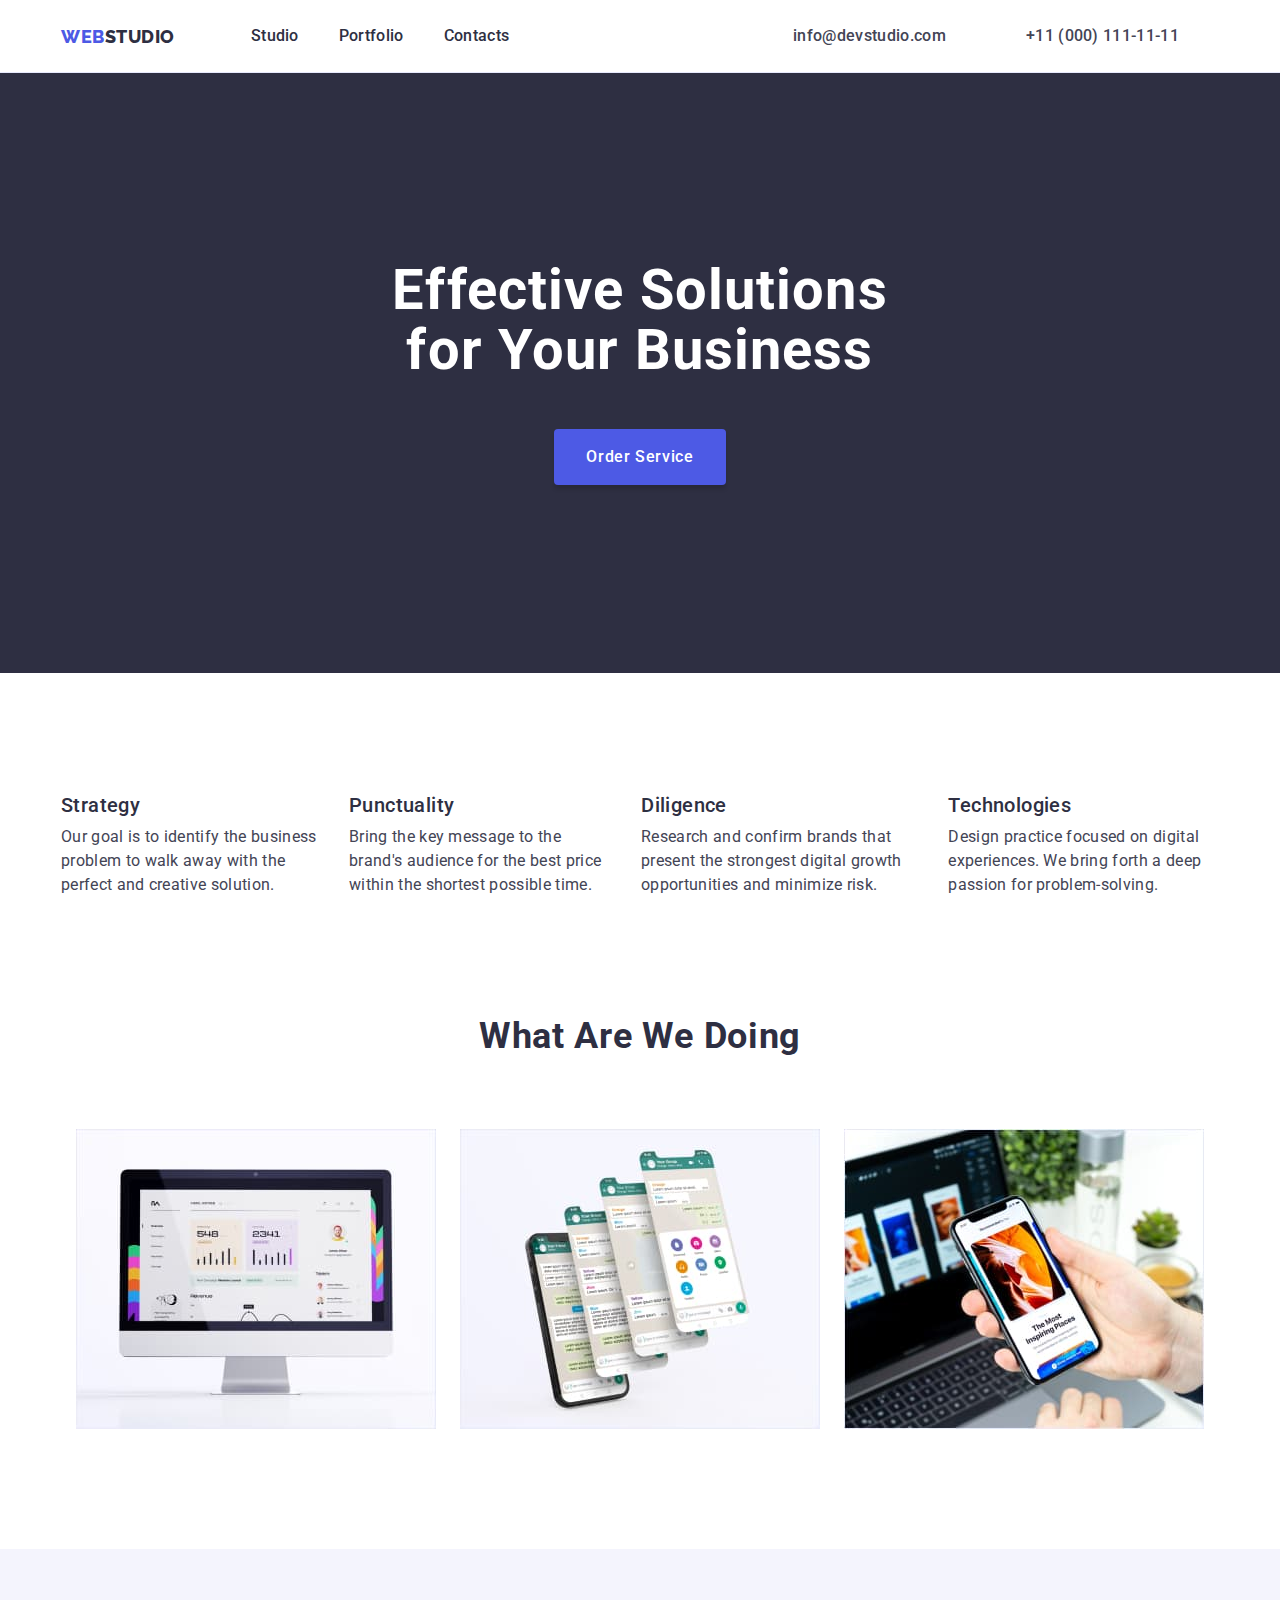
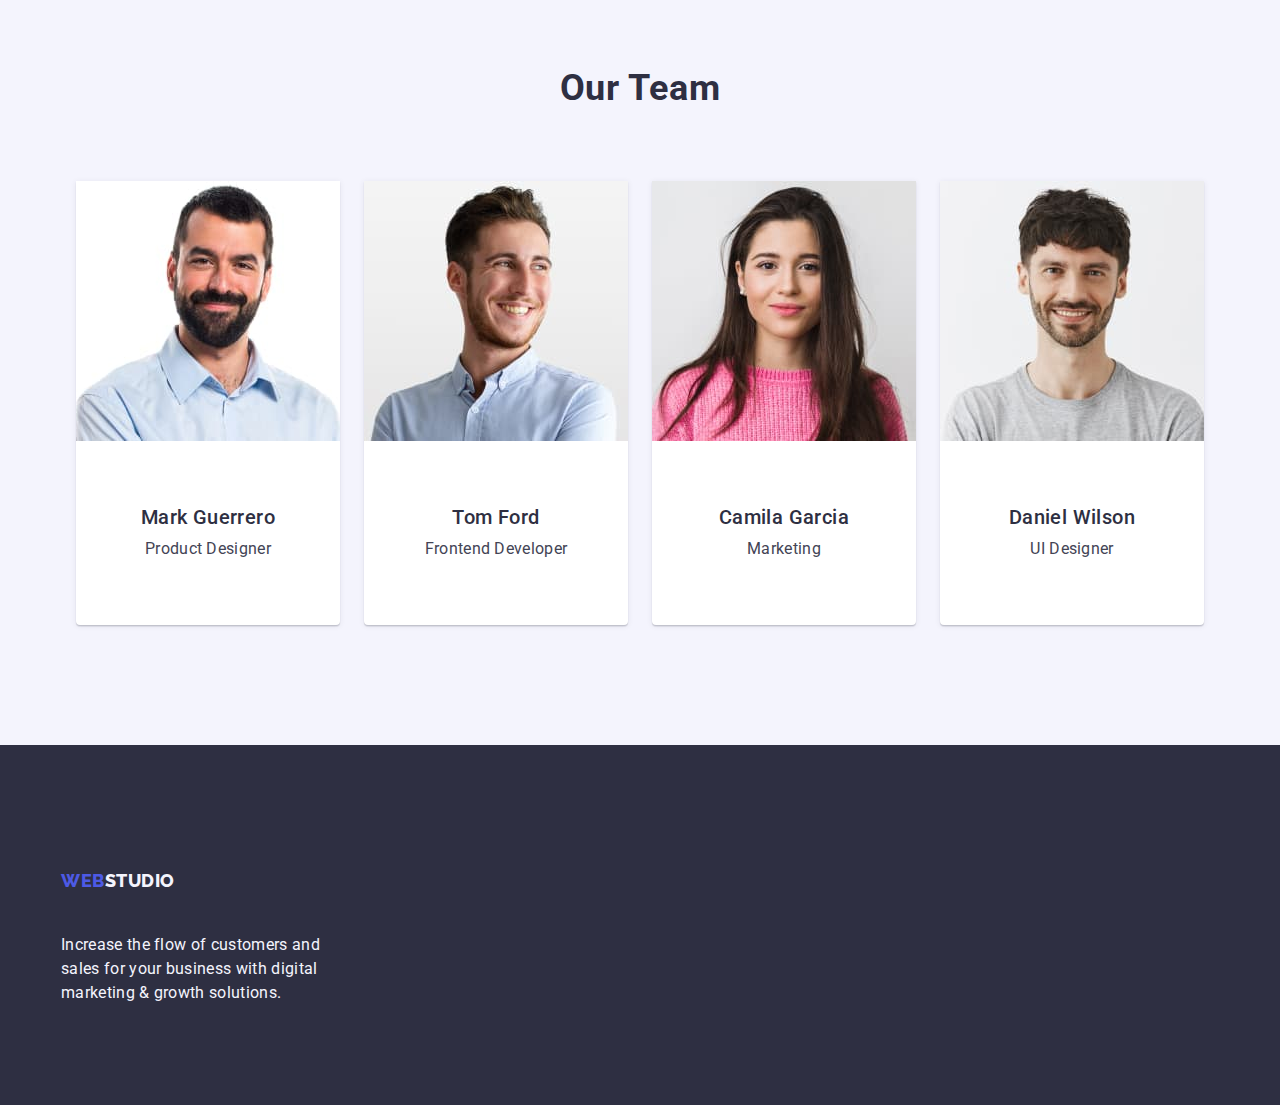
<file: index.html>
<!DOCTYPE html>
<html lang="en">
  <head>
    <meta charset="UTF-8" />
    <meta name="viewport" content="width=device-width, initial-scale=1.0" />
    <title>hw2 - main page</title>
    <link
      rel="stylesheet"
      href="https://cdnjs.cloudflare.com/ajax/libs/modern-normalize/2.0.0/modern-normalize.min.css"
      integrity="sha512-4xo8blKMVCiXpTaLzQSLSw3KFOVPWhm/TRtuPVc4WG6kUgjH6J03IBuG7JZPkcWMxJ5huwaBpOpnwYElP/m6wg=="
      crossorigin="anonymous"
      referrerpolicy="no-referrer"
    />
    <link rel="stylesheet" href="./css/styles.css" />
    <link rel="preconnect" href="https://fonts.googleapis.com" />
    <link rel="preconnect" href="https://fonts.gstatic.com" crossorigin />
    <link
      href="https://fonts.googleapis.com/css2?family=Raleway:wght@700&family=Roboto:wght@400;500;700;900&display=swap"
      rel="stylesheet"
    />
  </head>
  <body>
    <header class="header-border">
      <div class="container header-wrap">
        <nav class="navigation">
          <a class="link logo" href="./index.html"
            >Web<span class="logo-studio">Studio</span></a
          >
          <ul class="list">
            <li class="header-list">
              <a class="menu link" href="./index.html">Studio</a>
            </li>
            <li class="header-list">
              <a class="menu link" href="./portfolio.html">Portfolio</a>
            </li>
            <li class="header-list">
              <a class="menu link" href="">Contacts</a>
            </li>
          </ul>
        </nav>
        <address class="address-item">
          <ul class="list">
            <li class="header-list">
              <a class="link-address link" href="mailto:info@devstudio.com"
                >info@devstudio.com</a
              >
            </li>
            <li class="header-list">
              <a class="link-address link" href="tel:+110001111111"
                >+11 (000) 111-11-11</a
              >
            </li>
          </ul>
        </address>
      </div>
    </header>
    <main>
      <section class="title-section section">
        <div class="container">
          <h1 class="title">Effective Solutions for Your Business</h1>
          <button class="title-button" type="button">Order Service</button>
        </div>
      </section>
      <section class="section">
        <div class="container">
          <h2 class="header-secondary-empty visually-hidden">Empty header</h2>
          <ul class="list">
            <li class="button-list">
              <h3 class="header-tertiary">Strategy</h3>
              <p class="header-tertiary-item">
                Our goal is to identify the business problem to walk away with
                the perfect and creative solution.
              </p>
            </li>
            <li class="button-list">
              <h3 class="header-tertiary">Punctuality</h3>

              <p class="header-tertiary-item">
                Bring the key message to the brand's audience for the best price
                within the shortest possible time.
              </p>
            </li>
            <li class="button-list">
              <h3 class="header-tertiary">Diligence</h3>
              <p class="header-tertiary-item">
                Research and confirm brands that present the strongest digital
                growth opportunities and minimize risk.
              </p>
            </li>
            <li class="button-list">
              <h3 class="header-tertiary">Technologies</h3>
              <p class="header-tertiary-item">
                Design practice focused on digital experiences. We bring forth a
                deep passion for problem-solving.
              </p>
            </li>
          </ul>
        </div>
      </section>
      <section class="what-section section">
        <div class="container">
          <h2 class="header-secondary">What are we doing</h2>
          <ul class="list">
            <li class="button-list">
              <img
                src="./images/img1.jpg"
                width="360"
                height="300"
                alt="Old Mac"
              />
            </li>
            <li class="button-list">
              <img
                src="./images/img2.jpg"
                width="360"
                height="300"
                alt="Iphones"
              />
            </li>
            <li class="button-list">
              <img
                src="./images/img3.jpg"
                width="360"
                height="300"
                alt="Phone and laptop"
              />
            </li>
          </ul>
        </div>
      </section>
      <section class="section-tertiary section">
        <div class="container">
          <h2 class="header-secondary">Our Team</h2>
          <ul class="list">
            <li class="team-list">
              <img
                src="./images/img4.jpg"
                alt="man in blue shirt"
                width="264"
                height="260"
              />
              <div class="employee">
                <h3 class="header-tertiary name-list">Mark Guerrero</h3>
                <p class="header-tertiary-item position-list">
                  Product Designer
                </p>
              </div>
            </li>
            <li class="team-list">
              <img
                src="./images/img5.jpg"
                alt="man in white shirt"
                width="264"
                height="260"
              />
              <div class="employee">
                <h3 class="header-tertiary name-list">Tom Ford</h3>
                <p class="header-tertiary-item position-list">
                  Frontend Developer
                </p>
              </div>
            </li>
            <li class="team-list">
              <img
                src="./images/img6.jpg"
                alt="woman in pink sweater"
                width="264"
                height="260"
              />
              <div class="employee">
                <h3 class="header-tertiary name-list">Camila Garcia</h3>
                <p class="header-tertiary-item position-list">Marketing</p>
              </div>
            </li>
            <li class="team-list">
              <img
                src="./images/img7.jpg"
                alt="man in grey t-shirt"
                width="264"
                height="260"
              />
              <div class="employee">
                <h3 class="header-tertiary name-list">Daniel Wilson</h3>
                <p class="header-tertiary-item position-list">UI Designer</p>
              </div>
            </li>
          </ul>
        </div>
      </section>
    </main>
    <footer class="footer-section">
      <div class="container">
        <a class="logo link logo-footer" href="./index.html"
          >Web<span class="logo-studio-footer">Studio</span></a
        >
        <p class="footer-text">
          Increase the flow of customers and sales for your business with
          digital marketing & growth solutions.
        </p>
      </div>
    </footer>
  </body>
</html>
</file>
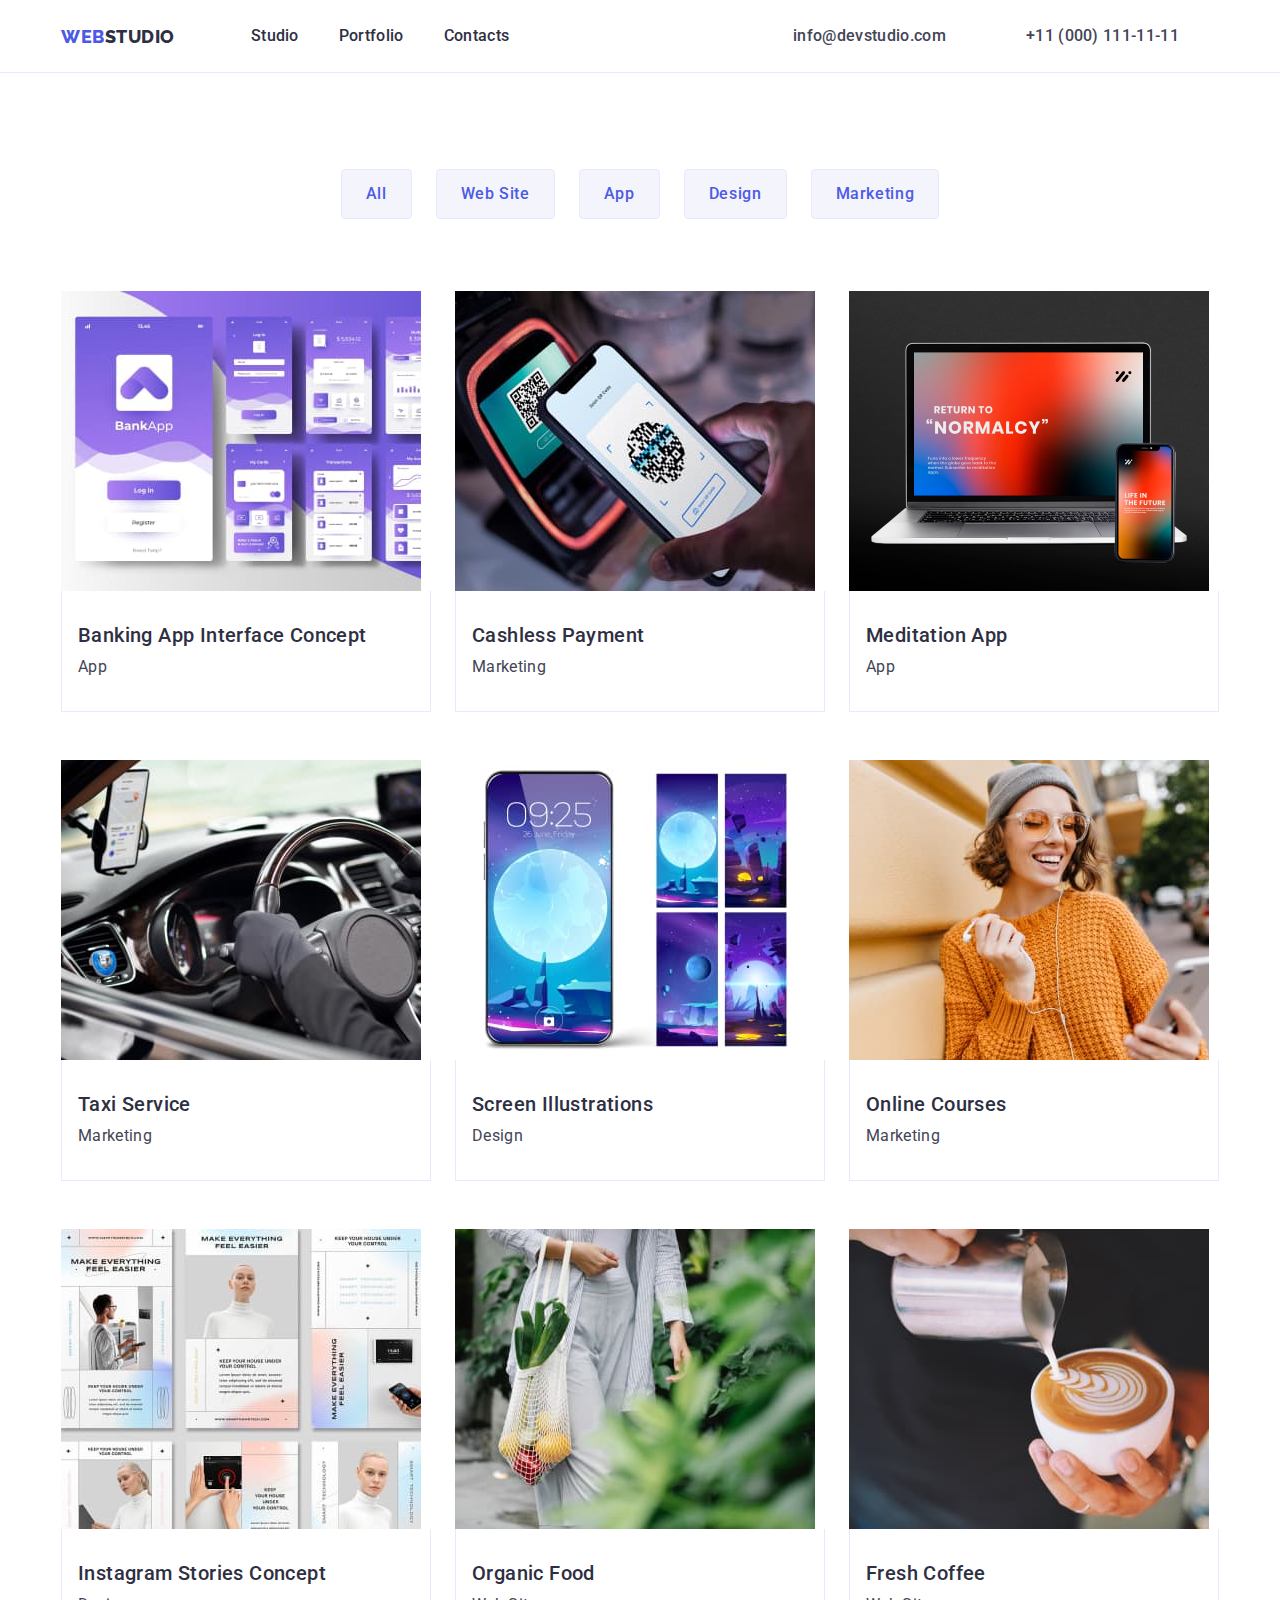
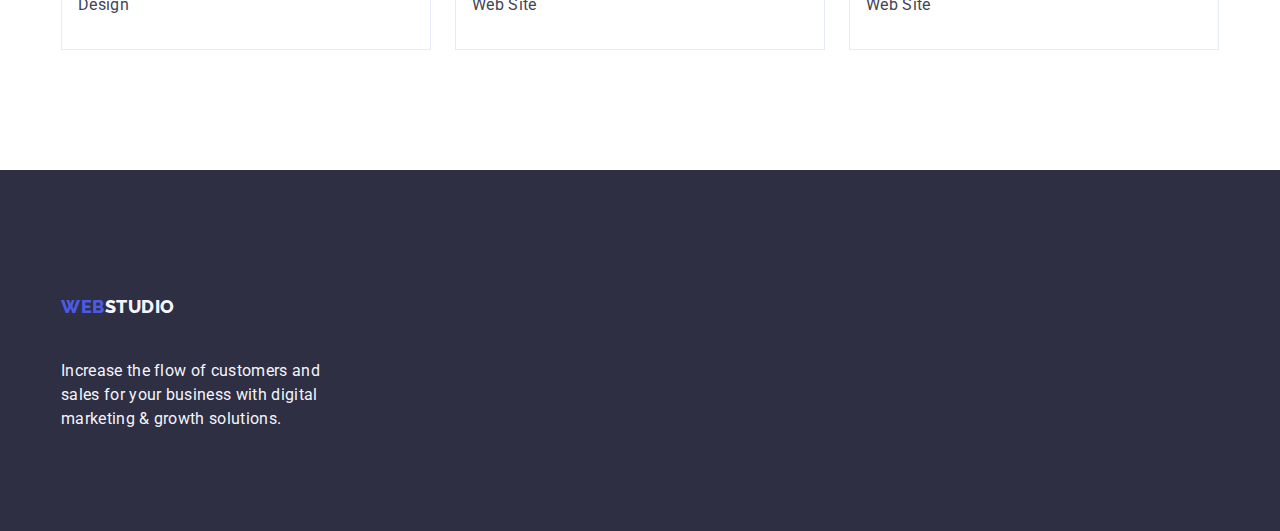
<file: portfolio.html>
<!DOCTYPE html>
<html lang="en">
  <head>
    <meta charset="UTF-8" />
    <meta name="viewport" content="width=device-width, initial-scale=1.0" />
    <title>hw2-portfolio</title>
    <link
      rel="stylesheet"
      href="https://cdnjs.cloudflare.com/ajax/libs/modern-normalize/2.0.0/modern-normalize.min.css"
      integrity="sha512-4xo8blKMVCiXpTaLzQSLSw3KFOVPWhm/TRtuPVc4WG6kUgjH6J03IBuG7JZPkcWMxJ5huwaBpOpnwYElP/m6wg=="
      crossorigin="anonymous"
      referrerpolicy="no-referrer"
    />
    <link rel="stylesheet" href="./css/styles.css" />
    <link rel="preconnect" href="https://fonts.googleapis.com" />
    <link rel="preconnect" href="https://fonts.gstatic.com" crossorigin />
    <link
      href="https://fonts.googleapis.com/css2?family=Raleway:wght@700&family=Roboto:wght@400;500;700;900&display=swap"
      rel="stylesheet"
    />
  </head>
  <body>
    <header class="header-border">
      <div class="container header-wrap">
        <nav class="navigation">
          <a class="link logo" href="./index.html"
            >Web<span class="logo-studio">Studio</span></a
          >
          <ul class="list">
            <li class="header-list">
              <a class="menu link" href="./index.html">Studio</a>
            </li>
            <li class="header-list">
              <a class="menu link" href="./portfolio.html">Portfolio</a>
            </li>
            <li class="header-list">
              <a class="menu link" href="">Contacts</a>
            </li>
          </ul>
        </nav>
        <address class="address-item">
          <ul class="list">
            <li class="header-list">
              <a class="link-address link" href="mailto:info@devstudio.com"
                >info@devstudio.com</a
              >
            </li>
            <li class="header-list">
              <a class="link-address link" href="tel:+110001111111"
                >+11 (000) 111-11-11</a
              >
            </li>
          </ul>
        </address>
      </div>
    </header>
    <main>
      <section class="section-portfolio">
        <div class="container">
          <h1 class="title-empty visually-hidden">Empty header</h1>
          <ul class="filters-list list">
            <li class="button-list">
              <button type="button" class="filter-button">All</button>
            </li>
            <li class="button-list">
              <button type="button" class="filter-button">Web Site</button>
            </li>
            <li class="button-list">
              <button type="button" class="filter-button">App</button>
            </li>
            <li class="button-list">
              <button type="button" class="filter-button">Design</button>
            </li>
            <li class="button-list">
              <button type="button" class="filter-button">Marketing</button>
            </li>
          </ul>
          <ul class="list list-net">
            <li class="item">
              <a class="link" href="/">
                <img
                  src="./images/img8.jpg"
                  alt="screenshots of banking application"
                  width="360"
                  height="300"
                />
                <div class="portfolio-example">
                  <h2 class="header-secondary-portfolio">
                    Banking App Interface Concept
                  </h2>
                  <p class="header-tertiary-item">App</p>
                </div>
              </a>
            </li>
            <li class="item">
              <a class="link" href="/">
                <img
                  src="./images/img9.jpg"
                  alt="smartphone over terminal"
                  width="360"
                  height="300"
                />
                <div class="portfolio-example">
                  <h2 class="header-secondary-portfolio">Cashless Payment</h2>
                  <p class="header-tertiary-item">Marketing</p>
                </div></a
              >
            </li>
            <li class="item">
              <a class="link" href="/">
                <img
                  src="./images/img10.jpg"
                  alt="laptop and phone"
                  width="360"
                  height="300"
                />
                <div class="portfolio-example">
                  <h2 class="header-secondary-portfolio">Meditation App</h2>
                  <p class="header-tertiary-item">App</p>
                </div></a
              >
            </li>
            <li class="item">
              <a class="link" href="/">
                <img
                  src="./images/img11.jpg"
                  alt="cockpit of a car"
                  width="360"
                  height="300"
                />
                <div class="portfolio-example">
                  <h2 class="header-secondary-portfolio">Taxi Service</h2>
                  <p class="header-tertiary-item">Marketing</p>
                </div></a
              >
            </li>
            <li class="item">
              <a class="link" href="/">
                <img
                  src="./images/img12.jpg"
                  alt="phone next to 4 miniatures of phones"
                  width="360"
                  height="300"
                />
                <div class="portfolio-example">
                  <h2 class="header-secondary-portfolio">
                    Screen Illustrations
                  </h2>
                  <p class="header-tertiary-item">Design</p>
                </div></a
              >
            </li>
            <li class="item">
              <a class="link" href="/">
                <img
                  src="./images/img13.jpg"
                  alt="smiling woman in orange sweter"
                  width="360"
                  height="300"
                />
                <div class="portfolio-example">
                  <h2 class="header-secondary-portfolio">Online Courses</h2>
                  <p class="header-tertiary-item">Marketing</p>
                </div></a
              >
            </li>
            <li class="item">
              <a class="link" href="/">
                <img
                  src="./images/img14.jpg"
                  alt="six cards presenting new instagram concepts"
                  width="360"
                  height="300"
                />
                <div class="portfolio-example">
                  <h2 class="header-secondary-portfolio">
                    Instagram Stories Concept
                  </h2>
                  <p class="header-tertiary-item">Design</p>
                </div></a
              >
            </li>
            <li class="item">
              <a class="link" href="/">
                <img
                  src="./images/img15.jpg"
                  alt="women carring shopping bag"
                  width="360"
                  height="300"
                />
                <div class="portfolio-example">
                  <h2 class="header-secondary-portfolio">Organic Food</h2>
                  <p class="header-tertiary-item">Web Site</p>
                </div></a
              >
            </li>
            <li class="item">
              <a class="link" href="/">
                <img
                  src="./images/img16.jpg"
                  alt="cup of coffee with milk"
                  width="360"
                  height="300"
                />
                <div class="portfolio-example">
                  <h2 class="header-secondary-portfolio">Fresh Coffee</h2>
                  <p class="header-tertiary-item">Web Site</p>
                </div></a
              >
            </li>
          </ul>
        </div>
      </section>
    </main>
    <footer class="footer-section">
      <div class="container">
        <a class="logo link logo-footer" href="./index.html"
          >Web<span class="logo-studio-footer">Studio</span></a
        >
        <p class="footer-text">
          Increase the flow of customers and sales for your business with
          digital marketing & growth solutions.
        </p>
      </div>
    </footer>
  </body>
</html>
</file>
<file: css/styles.css>
:root {
  --color-primary-brand: #4d5ae5;
  --color-pressed-state: #404bbf;
  --color-dark: #2e2f42;
  --color-success: #31d0aa;
  --color-text: #434455;
  --color-subtle-text: #8e8f99;
  --color-accent: #e7e9fc;
  --color-light: #f4f4fd;
  --color-modal-overlay: #2e2f42;
  --color-hero-background: #2e2f42;
  --color-white-background: #ffffff;
  --color-modal-background: #fcfcfc;
}

h1,
h2,
h3,
h4,
h5,
h6,
p {
  margin: 0;
}

img {
  display: block;
  max-width: 100%;
  height: auto;
}

button {
  cursor: pointer;
  border: none;
  border-radius: 4px;
}

body {
  font-family: "Roboto", sans-serif;
  color: var(--color-text);
  background-color: var(--color-white-background);
  font-weight: 500;
  max-width: 1440px;
  margin: 0 auto;
}

.container {
  max-width: 1158px;
  padding: 0 15px;
  margin: 0 auto;
}

.section {
  padding-top: 120px;
  padding-bottom: 120px;
}

.section-portfolio {
  padding-top: 96px;
  padding-bottom: 120px;
}

.header-wrap {
  display: flex;
  align-items: center;
}

.header-border {
  border-bottom: 1px solid #e7e9fc;
}

.link {
  text-decoration: none;
  color: var(--color-dark);
  font-weight: 500;
  font-size: 16px;
  line-height: 1.5;
  letter-spacing: 0.02em;
}

.logo {
  font-family: "Raleway", sans-serif;
  font-weight: 800;
  font-size: 18px;
  line-height: 1.17;
  letter-spacing: 0.03em;
  text-transform: uppercase;
  color: var(--color-primary-brand);
  text-decoration: none;
  margin-right: 76px;
  padding-top: 25.5px;
  padding-bottom: 25.5px;
}

.menu {
  color: var(--color-dark);
  font-weight: 500;
  font-size: 16px;
  line-height: 1.5;
  letter-spacing: 0.02em;
  padding-right: 40px;
  padding: 24px 0;
}

.header-list {
  margin-right: 40px;
}

.header-list:last-child {
  margin-right: 0;
}
.link:hover,
.link:focus {
  color: var(--color-pressed-state);
}

.logo-studio {
  color: var(--color-dark);
}
.list {
  display: flex;
  list-style: none;
  margin: 0;
  padding-left: 0;
  justify-content: center;
}
.menu .link {
  display: block;
  text-decoration: none;
  padding: 24px 0;
}

.navigation {
  align-items: center;
  display: flex;
}
.address-item {
  font-style: normal;
  align-items: center;
  display: flex;
  gap: 40px;
  margin-left: auto;
}
.link-address {
  color: var(--color-text);
  line-height: 1.5;
  letter-spacing: 0.02em;
  text-decoration: none;
  padding-right: 40px;
  gap: 40px;
}

.filters-list {
  color: var(--color-primary-brand);
  margin-bottom: 72px;
}

.link-address:hover,
.link-address:focus {
  color: var(--color-pressed-state);
}

.filter-button {
  color: var(--color-primary-brand);
  background-color: var(--color-light);
  font-family: "Roboto", sans-serif;
  cursor: pointer;
  font-weight: 500;
  font-size: 16px;
  line-height: 1.5;
  letter-spacing: 0.04em;
  display: flex;
  padding: 12px 24px;
  align-items: flex-start;
  border-radius: 4px;
  border: 1px solid #e7e9fc;
}

.filter-button:hover,
.filter-button:focus {
  color: var(--color-white-background);
  background-color: var(--color-pressed-state);
  box-shadow: 0px 2px 2px 0px rgba(0, 0, 0, 0.12),
    0px 2px 1px 0px rgba(0, 0, 0, 0.08), 0px 3px 1px 0px rgba(0, 0, 0, 0.1);
  border: 1px solid transparent;
}

.button-list {
  margin-right: 24px;
}

.button-list:last-child {
  margin-right: 0;
}

.footer-section {
  background-color: var(--color-dark);
  padding: 100px 0;
}

.logo-studio-footer {
  text-decoration: none;
  color: var(--color-light);
  font-family: Raleway;
  font-size: 18px;
  font-style: normal;
  font-weight: 800;
  line-height: 1.2;
  letter-spacing: 0.54px;
  text-transform: uppercase;
}

.footer-text {
  color: var(--color-light);
  font-family: Roboto;
  font-size: 16px;
  font-style: normal;
  font-weight: 400;
  line-height: 1.5;
  letter-spacing: 0.32px;
  width: 264px;
}

.title {
  color: var(--color-white-background);
  text-align: center;
  font-family: Roboto;
  font-size: 56px;
  font-style: normal;
  font-weight: 700;
  line-height: 1.07;
  letter-spacing: 1.12px;
  max-width: 496px;
  text-align: center;
  margin: 0 auto;
  margin-bottom: 48px;
}
.title-section {
  background-color: var(--color-dark);
  display: flex;
  align-items: center;
  padding-top: 188px;
  padding-bottom: 188px;
}

.title-button {
  color: var(--color-white-background);
  background-color: var(--color-primary-brand);
  cursor: pointer;
  font-family: "Roboto", sans-serif;
  font-size: 16px;
  font-style: normal;
  font-weight: 500;
  line-height: 1.5;
  letter-spacing: 0.64px;
  border: none;
  border-radius: 4px;
  display: block;
  box-shadow: 0px 4px 4px 0px rgba(0, 0, 0, 0.15);
  min-width: 169px;
  padding: 16px 32px;
  margin: 0 auto;
}

.title-button:hover,
.title-button:focus {
  background-color: var(--color-pressed-state);
}

.header-tertiary {
  color: var(--color-dark);
  font-family: Roboto;
  font-size: 20px;
  font-style: normal;
  font-weight: 500;
  line-height: 1.2;
  letter-spacing: 0.4px;
  margin-bottom: 8px;
  min-width: 264px;
}

.header-tertiary-item {
  color: var(--color-text);
  font-family: Roboto;
  font-size: 16px;
  font-style: normal;
  font-weight: 400;
  line-height: 1.5;
  letter-spacing: 0.02em;
  min-width: 264px;
}

.header-secondary {
  color: var(--color-dark);
  text-align: center;
  font-family: Roboto;
  font-size: 36px;
  font-style: normal;
  font-weight: 700;
  line-height: 1.11;
  letter-spacing: 0.72px;
  text-transform: capitalize;
  margin-bottom: 72px;
}

.header-secondary-empty {
  color: var(--color-white-background);
}

.what-section {
  padding-top: 0;
}

.visually-hidden {
  position: absolute;
  width: 1px;
  height: 1px;
  margin: -1px;
  border: 0;
  padding: 0;
  white-space: nowrap;
  clip-path: inset(100%);
  clip: rect(0 0 0 0);
  overflow: hidden;
}

.section-tertiary {
  background-color: var(--color-light);
}

.team-list {
  background-color: var(--color-white-background);
  border-radius: 0px 0px 4px 4px;
  box-shadow: 0px 2px 1px 0px rgba(46, 47, 66, 0.08),
    0px 1px 1px 0px rgba(46, 47, 66, 0.16),
    0px 1px 6px 0px rgba(46, 47, 66, 0.08);
  width: 264px;
  margin-right: 24px;
}

.team-list:last-child {
  margin-right: 0;
}

.name-list {
  text-align: center;
  margin-top: 32px;
  margin-bottom: 8px;
}

.employee {
  padding: 32px 0px;
}

.position-list {
  text-align: center;
  margin-bottom: 32px;
}

.title-empty {
  color: var(--color-white-background);
}

.header-secondary-portfolio {
  font-weight: 500;
  font-size: 20px;
  line-height: 1.2;
  letter-spacing: 0.02em;
  color: var(--color-dark);
  margin-bottom: 8px;
}

.portfolio-example {
  padding: 32px 16px;
  border: 1px solid #e7e9fc;
  border-top: none;
}

.logo-footer {
  font-family: "Raleway", sans-serif;
  font-weight: 800;
  font-size: 18px;
  line-height: 1.17;
  letter-spacing: 0.03em;
  text-transform: uppercase;
  color: var(--color-primary-brand);
  text-decoration: none;
  display: inline-block;
  margin-bottom: 16px;
}

.list-net {
  justify-content: space-between;
  display: flex;
  flex-wrap: wrap;
  padding: 0;
  row-gap: 48px;
  column-gap: 24px;
}

.item {
  flex-basis: calc((100% - 48px) / 3);
}
</file>
